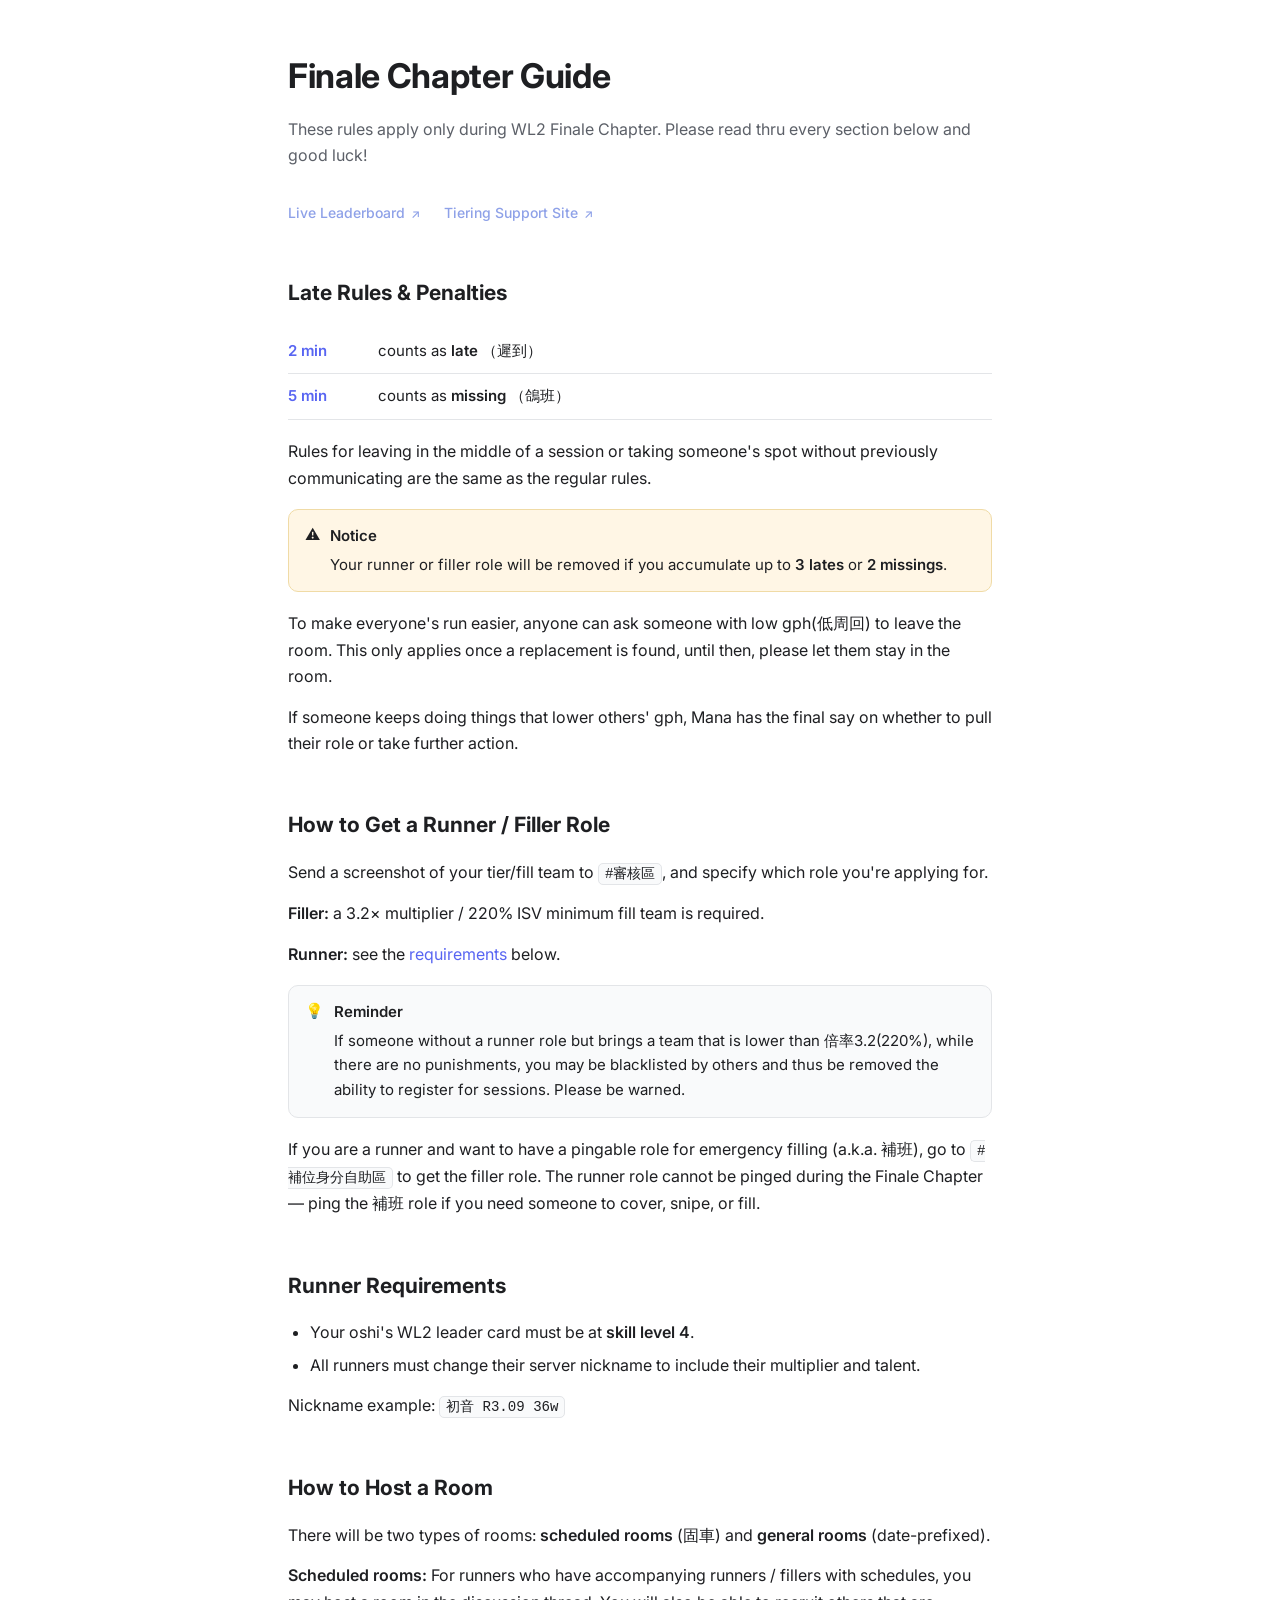
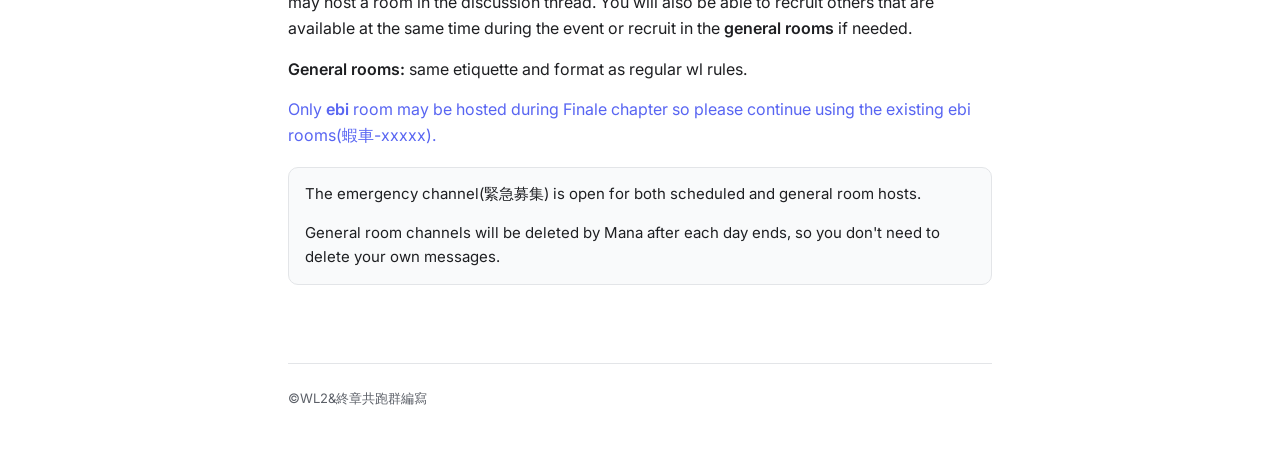
<file: index.html>
<!DOCTYPE html>
<html lang="en">
<head>
<meta charset="UTF-8">
<meta name="viewport" content="width=device-width, initial-scale=1.0">
<title>Finale Chapter Guide</title>

<meta property="og:title" content="Finale Chapter Guide">
<meta property="og:description" content="English translated guides (講求international)">
<meta name="twitter:card" content="summary">


<link rel="preconnect" href="https://fonts.googleapis.com">
<link rel="preconnect" href="https://fonts.gstatic.com" crossorigin>
<link href="https://fonts.googleapis.com/css2?family=Inter:wght@400;500;600;700&display=swap" rel="stylesheet">
<link rel="stylesheet" href="style.css">

<script id="discord:component-embed" type="application/json">
{
  "component": {
    "type": 17,
    "components": [
      {
        "type": 10,
        "content": "## Finale Chapter Guide\nEnglish translated guides (講求international)"
      },
      { "type": 14, "spacing": 1 },
      {
        "type": 1,
        "components": [
          { "type": 2,
            "style": 5, 
            "label": "Go to guide",
            "url": "https://ryannly.github.io/finale-guides-site/"}
          
        ]
      }
    ]
  }
}
</script>
</head>
<body>

<div class="wrap">
  <div class="title-block">
    <h1>Finale Chapter Guide</h1>
    <p class="desc">These rules apply only during WL2 Finale Chapter. Please read thru every section below and good luck!</p>
  </div>

<div class="quick-links">
  <a href="https://project-sekai-ranking.vercel.app/" class="quick-link" target="_blank" rel="noopener noreferrer">Live Leaderboard <span class="arrow">↗</span></a>
  <a href="https://project-sekai-center.com/" class="quick-link" target="_blank" rel="noopener noreferrer">Tiering Support Site <span class="arrow">↗</span></a>
</div>

  <main>
    <h2 id="late">Late Rules & Penalties</h2>
    <table class="penalties">
      <tr><td>2 min</td><td>counts as <strong>late</strong> <span class="zh">（遲到）</span></td></tr>
      <tr><td>5 min</td><td>counts as <strong>missing</strong> <span class="zh">（鴿班）</span></td></tr>
    </table>
    <p>Rules for leaving in the middle of a session or taking someone's spot without previously communicating are the same as the regular rules.</p>
    <div class="callout warn">
      <div class="icon">⚠️</div>
      <div class="body">
        <strong class="head">Notice</strong>
        <p>Your runner or filler role will be removed if you accumulate up to <strong> 3 lates</strong> or <strong> 2 missings</strong>.</p>
      </div>
    </div>
    <p>To make everyone's run easier, anyone can ask someone with low gph<span class="zh">(低周回)</span> to leave the room. This only applies once a replacement is found, until then, please let them stay in the room.</p>
    <p>If someone keeps doing things that lower others' gph, Mana has the final say on whether to pull their role or take further action.</p>

    <h2 id="roles">How to Get a Runner / Filler Role</h2>
    <p>Send a screenshot of your tier/fill team to <code><span class="zh">#審核區</span></code>, and specify which role you're applying for.</p>
    <p><strong>Filler:</strong> a 3.2× multiplier / 220% ISV minimum fill team is required.</p>
    <p><strong>Runner:</strong> see the <a href="#requirements">requirements</a> below.</p>
    <div class="callout">
      <div class="icon">💡</div>
      <div class="body">
        <strong class="head">Reminder</strong>
        <p>If someone without a runner role but brings a team that is lower than <span class="zh">倍率</span>3.2(220%), while there are no punishments, you may be blacklisted by others and thus be removed the ability to register for sessions. Please be warned.</p>
      </div>
    </div>
    <p>If you are a runner and want to have a pingable role for emergency filling (a.k.a. <span class="zh">補班</span>), go to <code><span class="zh">#補位身分自助區</span></code> to get the filler role. The runner role cannot be pinged during the Finale Chapter — ping the <span class="zh">補班</span> role if you need someone to cover, snipe, or fill.</p>

    <h2 id="requirements">Runner Requirements</h2>
    <ul>
      <li>Your oshi's WL2 leader card must be at <strong>skill level 4</strong>.</li>
      <li>All runners must change their server nickname to include their multiplier and talent.</li>
    </ul>
    <p>Nickname example: <code>初音 R3.09 36w</code></p>

    <h2 id="hosting">How to Host a Room</h2>
    <p>There will be two types of rooms: <strong>scheduled rooms </strong><span class="zh">(固車)</span> and <strong>general rooms</strong> (date-prefixed).</p>
    <p><strong>Scheduled rooms:</strong> For runners who have accompanying runners / fillers with schedules, you may host a room in the discussion thread. You will also be able to recruit others that are available at the same time during the event or recruit in the <strong>general rooms</strong> if needed.</p>
    <p><strong>General rooms:</strong> same etiquette and format as regular wl rules.</p>
    <p><span class="ebi">Only <strong>ebi</strong> room may be hosted during Finale chapter so please continue using the existing ebi rooms<span class="zh">(蝦車-xxxxx).</span></span></p>
    <div class="callout">
      <div class="body">
        <p>The emergency channel<span class="zh">(緊急募集)</span> is open for both scheduled and general room hosts.</p>
        <p>General room channels will be deleted by Mana after each day ends, so you don't need to delete your own messages.</p>
      </div>
    </div>
  </main>
  <footer>©WL2&終章共跑群編寫</footer>

</div>


</body>
</html>
</file>
<file: style.css>
:root {
  --blurple: #5865f2;
  --blurple-soft: #eef0fe;
  --bg: #ffffff;
  --bg-subtle: #f9fafb;
  --ink: #1e1f22;
  --ink-soft: #5c6068;
  --line: #e3e5e8;
  --amber: #a15c00;
  --amber-bg: #fff6e5;
  --amber-line: #f0dba6;
  --aquamarine: #8df2db;
}
@media (prefers-color-scheme: dark) {
  :root:not([data-theme="light"]) {
    --bg: #1e1f22;
    --bg-subtle: #26272b;
    --ink: #f2f3f5;
    --ink-soft: #b5bac1;
    --line: #35363b;
    --blurple-soft: #2b2d4d;
    --amber-bg: #332a17;
    --amber-line: #5a4820;
    --amber: #e0a94c;
  }
}

* { box-sizing: border-box; }
html { scroll-behavior: smooth; }
body {
  margin: 0;
  background: var(--bg);
  color: var(--ink);
  font-family: "Inter", -apple-system, "Segoe UI", "PingFang TC", "Noto Sans TC", sans-serif;
  line-height: 1.65;
  font-size: 16px;
}
.wrap { max-width: 760px; margin: 0 auto; padding: 0 28px; }

header.top { border-bottom: 1px solid var(--line); padding: 18px 0; }
header.top .wrap { display: flex; align-items: center; gap: 10px; }
.logo-dot { width: 9px; height: 9px; border-radius: 50%; background: var(--blurple); }
header.top .name { font-weight: 600; font-size: 14.5px; }
header.top .meta { margin-left: auto; font-size: 13px; color: var(--ink-soft); }

.title-block { 
    padding: 48px 0 32px; 
}
.eyebrow {
  display: inline-flex; align-items: center; gap: 6px;
  background: var(--blurple-soft); color: var(--blurple);
  font-size: 12.5px; font-weight: 600;
  padding: 4px 10px; border-radius: 6px;
  margin-bottom: 16px;
}
h1 { font-size: 34px; font-weight: 700; margin: 0 0 12px; letter-spacing: -0.01em; }
.desc { color: var(--ink-soft); font-size: 16px; margin: 0; }

.quick-links {
  display: flex;
  flex-wrap: wrap;
  gap: 8px;
  margin: 0 0 8px;
}
.quick-links {
  display: flex;
  flex-wrap: wrap;
  gap: 24px;
  margin: 0 0 12px;
}
.quick-link {
  font-size: 14px;
  font-weight: 500;
  color: #8ea1e8;
  text-decoration: none;
}
.quick-link:hover {
  color: #b7c4f2;
}
.quick-link .arrow {
  font-size: 12px;
  margin-left: 2px;
  vertical-align: middle;
}

main { padding-bottom: 60px; }
h2 { font-size: 21px; font-weight: 700; margin: 44px 0 16px; padding-top: 8px; scroll-margin-top: 20px; }

p { margin: 0 0 14px; color: var(--ink); }
strong { font-weight: 600; }
ul { margin: 0 0 14px; padding-left: 22px; }
li { margin-bottom: 6px; }
a { color: var(--blurple); text-decoration: none; }
a:hover { text-decoration: underline; }

code {
  font-family: ui-monospace, "SF Mono", Menlo, monospace; font-size: 0.88em;
  background: var(--bg-subtle); border: 1px solid var(--line);
  padding: 2px 6px; border-radius: 5px;
}

.ebi {
  color: var(--blurple);
}

.channel{
    color: var(--aquamarine);
}
.callout {
  display: flex; gap: 10px;
  border: 1px solid var(--line);
  background: var(--bg-subtle);
  border-radius: 10px;
  padding: 14px 16px;
  margin: 18px 0;
  font-size: 15px;
}
.callout.warn { background: var(--amber-bg); border-color: var(--amber-line); }
.callout .icon { flex-shrink: 0; line-height: 1.4; }
.callout .body p:last-child { margin-bottom: 0; }
.callout .body strong.head { display: block; margin-bottom: 4px; color: var(--ink); }

table.penalties { width: 100%; border-collapse: collapse; margin: 18px 0; font-size: 15px; }
table.penalties td { padding: 10px 0; border-bottom: 1px solid var(--line); }
table.penalties td:first-child { font-weight: 600; color: var(--blurple); width: 90px; }

footer { border-top: 1px solid var(--line); padding: 24px 0 50px; color: var(--ink-soft); font-size: 13px; }
</file>
